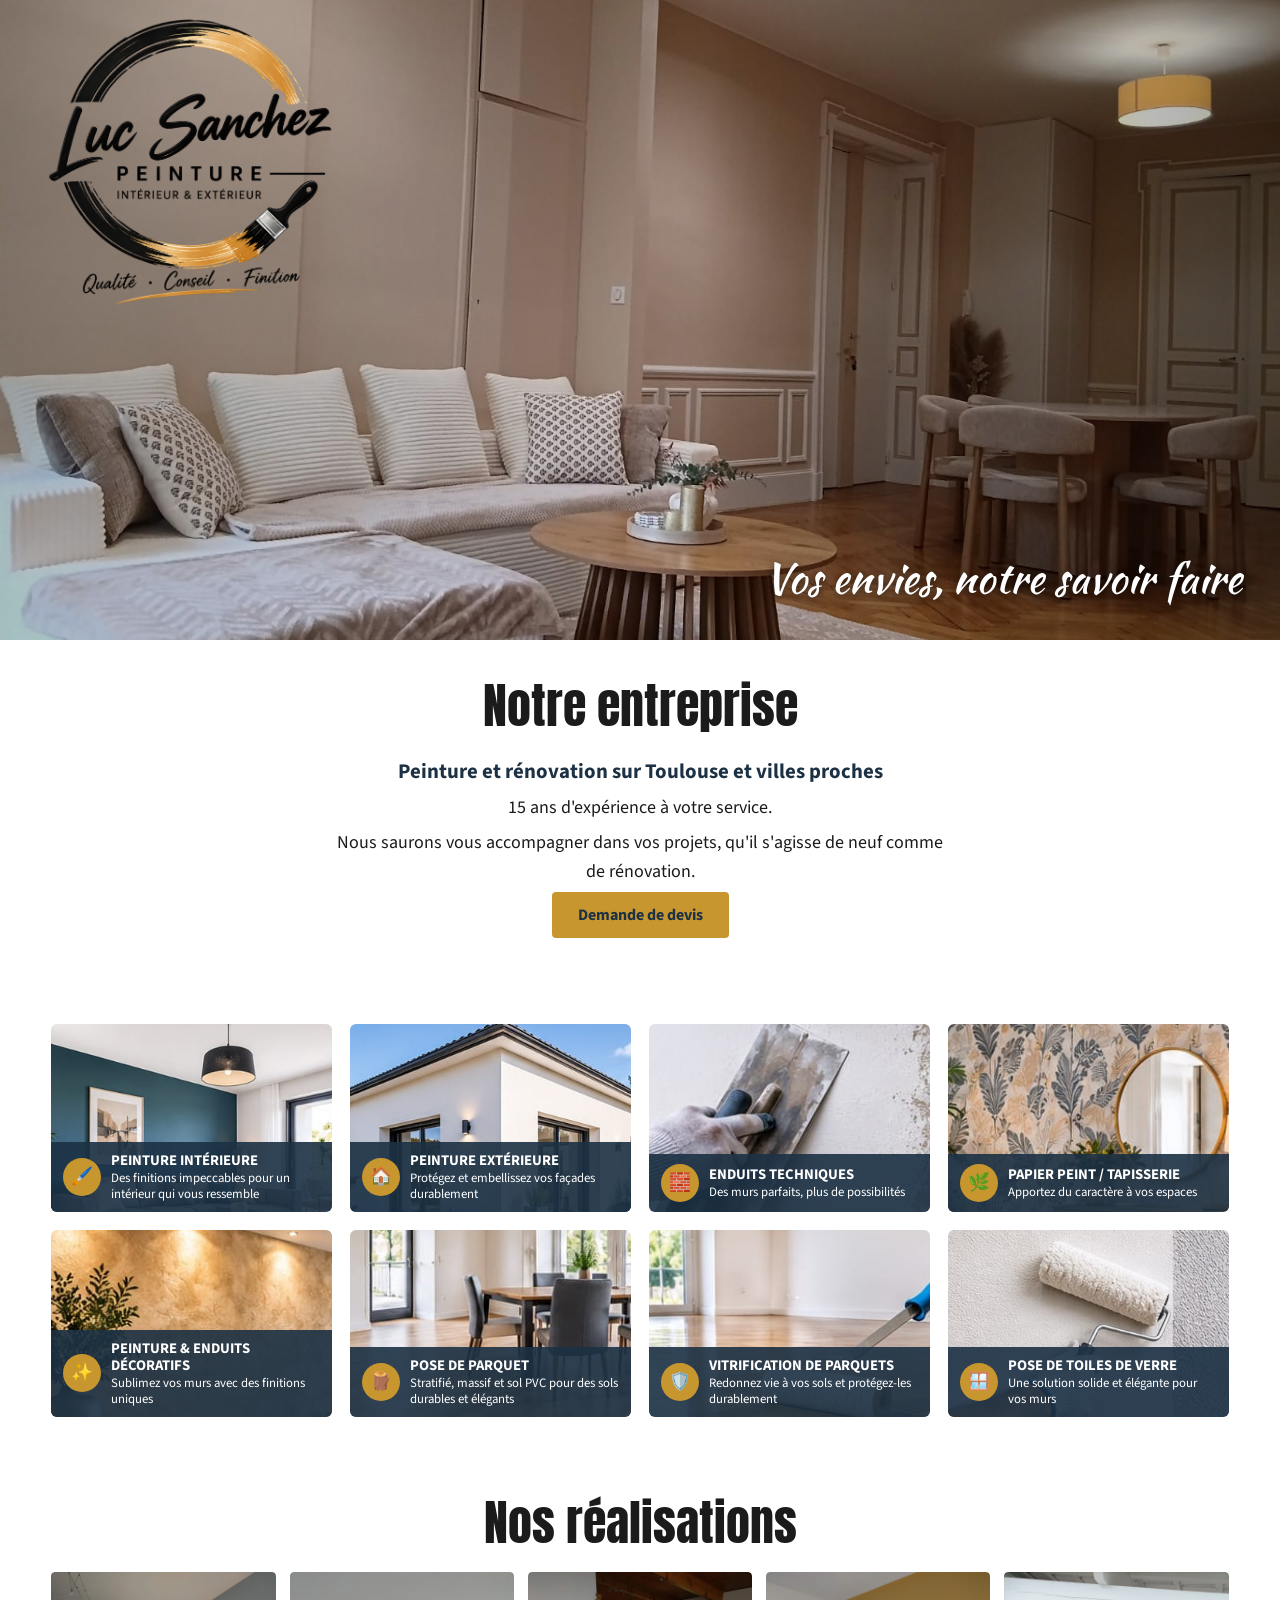
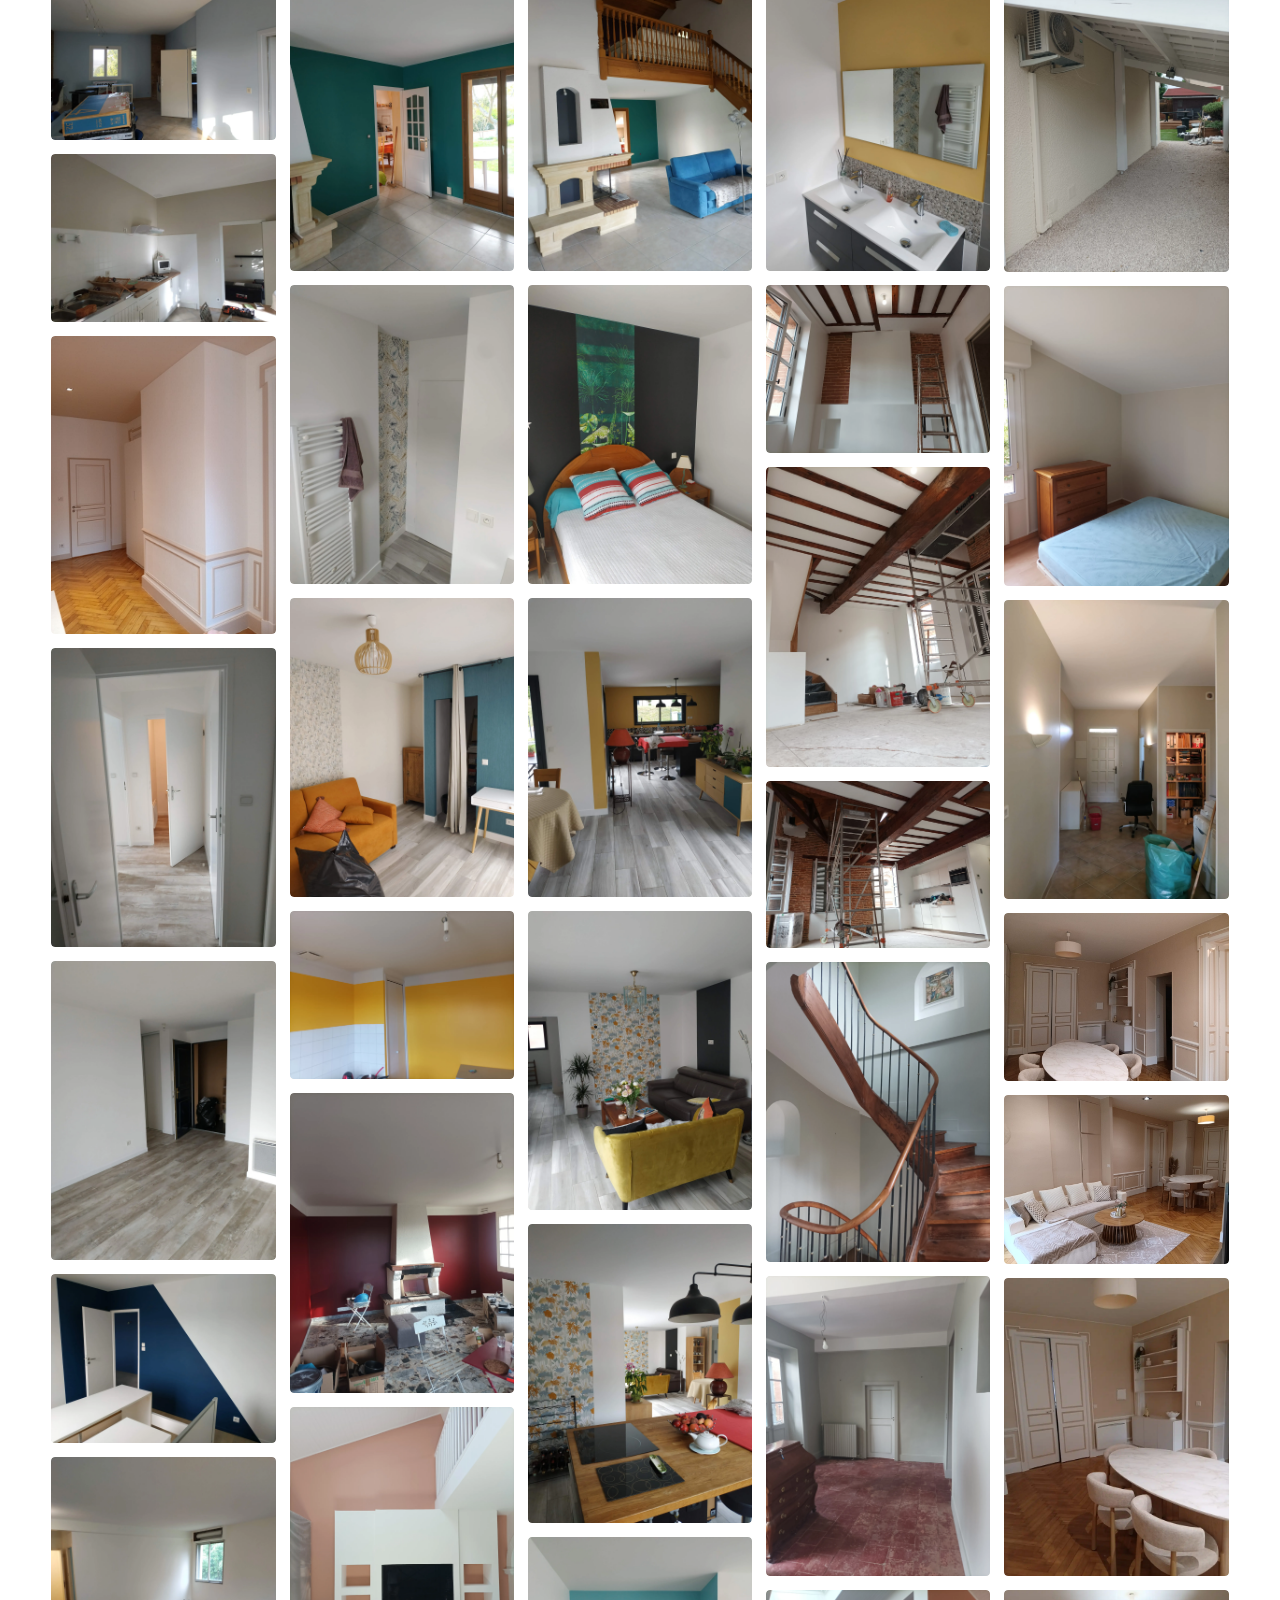
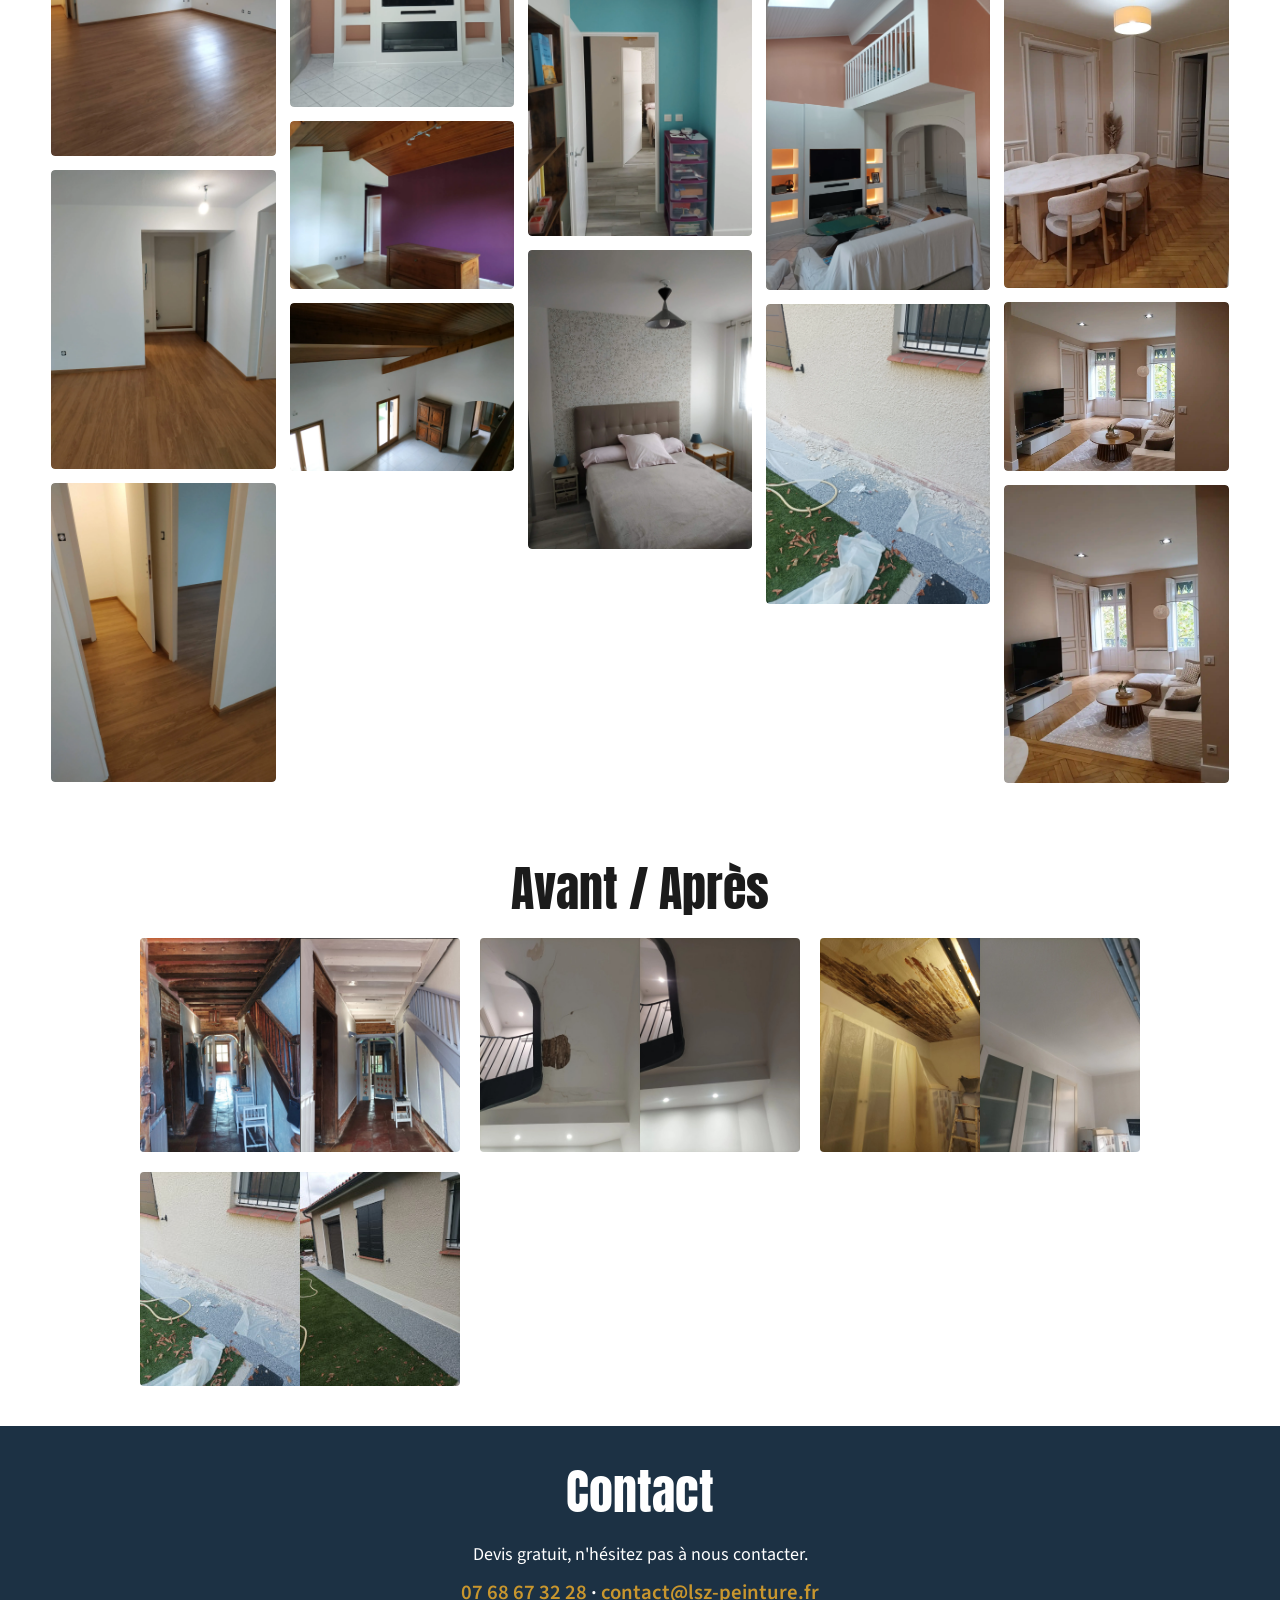
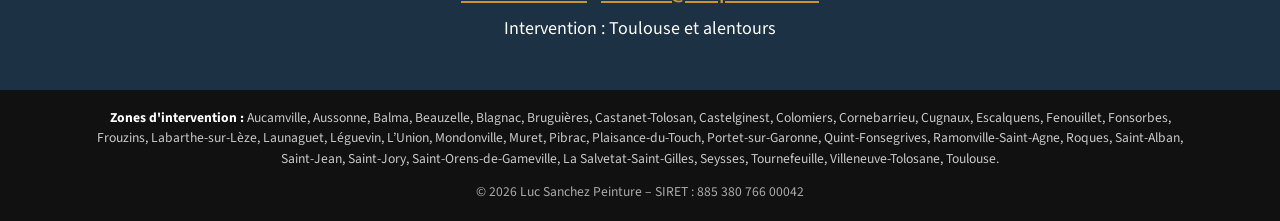
<file: index.html>
<!doctype html>
<html lang="fr">
<head>
<meta charset="utf-8">
<meta name="viewport" content="width=device-width,initial-scale=1">
<title>Luc Sanchez Peinture – Peintre en bâtiment à Toulouse</title>
<meta name="description" content="Peintre en bâtiment à Toulouse et environs : peinture intérieure et extérieure, décoration, pose de parquet, rénovation. 15 ans d&#x27;expérience. Devis gratuit.">
<link rel="canonical" href="https://lsz-peinture.fr/">
<meta property="og:url" content="https://lsz-peinture.fr/">
<meta property="og:image" content="https://lsz-peinture.fr/images/hero.jpg">
<meta property="og:title" content="Luc Sanchez Peinture – Peintre en bâtiment à Toulouse">
<meta property="og:description" content="Peintre en bâtiment à Toulouse et environs : peinture intérieure et extérieure, décoration, pose de parquet, rénovation. 15 ans d&#x27;expérience. Devis gratuit.">
<meta property="og:type" content="website">
<meta property="og:locale" content="fr_FR">
<meta name="twitter:card" content="summary_large_image">
<meta name="theme-color" content="#1c3144">
<link rel="icon" href="images/logo.png">
<link rel="preconnect" href="https://fonts.googleapis.com">
<link rel="preconnect" href="https://fonts.gstatic.com" crossorigin>
<link href="https://fonts.googleapis.com/css2?family=Anton&family=Kaushan+Script&family=Source+Sans+3:wght@400;600;700&display=swap" rel="stylesheet">
<link rel="stylesheet" href="style.css">
<link rel="stylesheet" href="seo.css">
<script type="application/ld+json">
{
 "@context": "https://schema.org",
 "@type": "HousePainter",
 "name": "Luc Sanchez Peinture",
 "alternateName": "Luc Peinture",
 "url": "https://lsz-peinture.fr/",
 "telephone": "+33768673228",
 "email": "contact@lsz-peinture.fr",
 "description": "Peintre en bâtiment à Toulouse et environs : peinture intérieure et extérieure, décoration, pose de parquet, rénovation. 15 ans d'expérience. Devis gratuit.",
 "image": "https://lsz-peinture.fr/images/hero.jpg",
 "logo": "https://lsz-peinture.fr/images/logo.png",
 "address": {
  "@type": "PostalAddress",
  "addressLocality": "Toulouse",
  "addressRegion": "Occitanie",
  "addressCountry": "FR"
 },
 "areaServed": [
  {
   "@type": "City",
   "name": "Aucamville"
  },
  {
   "@type": "City",
   "name": "Aussonne"
  },
  {
   "@type": "City",
   "name": "Balma"
  },
  {
   "@type": "City",
   "name": "Beauzelle"
  },
  {
   "@type": "City",
   "name": "Blagnac"
  },
  {
   "@type": "City",
   "name": "Bruguières"
  },
  {
   "@type": "City",
   "name": "Castanet-Tolosan"
  },
  {
   "@type": "City",
   "name": "Castelginest"
  },
  {
   "@type": "City",
   "name": "Colomiers"
  },
  {
   "@type": "City",
   "name": "Cornebarrieu"
  },
  {
   "@type": "City",
   "name": "Cugnaux"
  },
  {
   "@type": "City",
   "name": "Escalquens"
  },
  {
   "@type": "City",
   "name": "Fenouillet"
  },
  {
   "@type": "City",
   "name": "Fonsorbes"
  },
  {
   "@type": "City",
   "name": "Frouzins"
  },
  {
   "@type": "City",
   "name": "Labarthe-sur-Lèze"
  },
  {
   "@type": "City",
   "name": "Launaguet"
  },
  {
   "@type": "City",
   "name": "Léguevin"
  },
  {
   "@type": "City",
   "name": "L’Union"
  },
  {
   "@type": "City",
   "name": "Mondonville"
  },
  {
   "@type": "City",
   "name": "Muret"
  },
  {
   "@type": "City",
   "name": "Pibrac"
  },
  {
   "@type": "City",
   "name": "Plaisance-du-Touch"
  },
  {
   "@type": "City",
   "name": "Portet-sur-Garonne"
  },
  {
   "@type": "City",
   "name": "Quint-Fonsegrives"
  },
  {
   "@type": "City",
   "name": "Ramonville-Saint-Agne"
  },
  {
   "@type": "City",
   "name": "Roques"
  },
  {
   "@type": "City",
   "name": "Saint-Alban"
  },
  {
   "@type": "City",
   "name": "Saint-Jean"
  },
  {
   "@type": "City",
   "name": "Saint-Jory"
  },
  {
   "@type": "City",
   "name": "Saint-Orens-de-Gameville"
  },
  {
   "@type": "City",
   "name": "La Salvetat-Saint-Gilles"
  },
  {
   "@type": "City",
   "name": "Seysses"
  },
  {
   "@type": "City",
   "name": "Tournefeuille"
  },
  {
   "@type": "City",
   "name": "Villeneuve-Tolosane"
  },
  {
   "@type": "City",
   "name": "Toulouse"
  }
 ],
 "knowsAbout": [
  "Peintre en bâtiment",
  "Décorateur",
  "Pose de parquet",
  "Rénovation",
  "Peinture intérieure",
  "Peinture extérieure"
 ],
 "makesOffer": [
  {
   "@type": "Offer",
   "itemOffered": {
    "@type": "Service",
    "name": "Peinture intérieure",
    "description": "Des finitions impeccables pour un intérieur qui vous ressemble"
   }
  },
  {
   "@type": "Offer",
   "itemOffered": {
    "@type": "Service",
    "name": "Peinture extérieure",
    "description": "Protégez et embellissez vos façades durablement"
   }
  },
  {
   "@type": "Offer",
   "itemOffered": {
    "@type": "Service",
    "name": "Enduits techniques",
    "description": "Des murs parfaits, plus de possibilités"
   }
  },
  {
   "@type": "Offer",
   "itemOffered": {
    "@type": "Service",
    "name": "Papier peint / Tapisserie",
    "description": "Apportez du caractère à vos espaces"
   }
  },
  {
   "@type": "Offer",
   "itemOffered": {
    "@type": "Service",
    "name": "Peinture & enduits décoratifs",
    "description": "Sublimez vos murs avec des finitions uniques"
   }
  },
  {
   "@type": "Offer",
   "itemOffered": {
    "@type": "Service",
    "name": "Pose de parquet",
    "description": "Stratifié, massif et sol PVC pour des sols durables et élégants"
   }
  },
  {
   "@type": "Offer",
   "itemOffered": {
    "@type": "Service",
    "name": "Vitrification de parquets",
    "description": "Redonnez vie à vos sols et protégez-les durablement"
   }
  },
  {
   "@type": "Offer",
   "itemOffered": {
    "@type": "Service",
    "name": "Pose de toiles de verre",
    "description": "Une solution solide et élégante pour vos murs"
   }
  }
 ]
}
</script>
</head>
<body>
<header class="hero" id="accueil">
  <img class="hero-img" src="images/hero.jpg" alt="Salon repeint par Luc Sanchez Peinture" fetchpriority="high" onerror="this.style.visibility='hidden'">
  <img class="logo" src="images/logo.png" alt="Luc Sanchez Peinture – intérieur et extérieur" onerror="this.style.visibility='hidden'">
  <h1 class="sr-only">Luc Sanchez Peinture – peintre en bâtiment à Toulouse</h1>
  <p class="baseline">Vos envies, notre savoir faire</p>
</header>
<main>
  <section id="entreprise" class="centre"><h2>Notre entreprise</h2><p class="accroche">Peinture et rénovation sur Toulouse et villes proches</p><p>15 ans d&#x27;expérience à votre service.</p><p>Nous saurons vous accompagner dans vos projets, qu&#x27;il s&#x27;agisse de neuf comme de rénovation.</p><p class="cta"><button class="btn" type="button" data-devis>Demande de devis</button></p></section>
  <section id="services"><ul class="services"><li><img src="images/services/peinture-interieure.jpg" alt="Peinture intérieure" loading="lazy" onerror="this.onerror=null;this.src='images/placeholder.svg'"><div class="bandeau"><span class="ico" aria-hidden="true">🖌️</span><div><h3>Peinture intérieure</h3><p>Des finitions impeccables pour un intérieur qui vous ressemble</p></div></div></li><li><img src="images/services/peinture-exterieure.jpg" alt="Peinture extérieure" loading="lazy" onerror="this.onerror=null;this.src='images/placeholder.svg'"><div class="bandeau"><span class="ico" aria-hidden="true">🏠</span><div><h3>Peinture extérieure</h3><p>Protégez et embellissez vos façades durablement</p></div></div></li><li><img src="images/services/enduits-techniques.jpg" alt="Enduits techniques" loading="lazy" onerror="this.onerror=null;this.src='images/placeholder.svg'"><div class="bandeau"><span class="ico" aria-hidden="true">🧱</span><div><h3>Enduits techniques</h3><p>Des murs parfaits, plus de possibilités</p></div></div></li><li><img src="images/services/papier-peint.jpg" alt="Papier peint / Tapisserie" loading="lazy" onerror="this.onerror=null;this.src='images/placeholder.svg'"><div class="bandeau"><span class="ico" aria-hidden="true">🌿</span><div><h3>Papier peint / Tapisserie</h3><p>Apportez du caractère à vos espaces</p></div></div></li><li><img src="images/services/enduits-decoratifs.jpg" alt="Peinture &amp; enduits décoratifs" loading="lazy" onerror="this.onerror=null;this.src='images/placeholder.svg'"><div class="bandeau"><span class="ico" aria-hidden="true">✨</span><div><h3>Peinture &amp; enduits décoratifs</h3><p>Sublimez vos murs avec des finitions uniques</p></div></div></li><li><img src="images/services/pose-parquet.jpg" alt="Pose de parquet" loading="lazy" onerror="this.onerror=null;this.src='images/placeholder.svg'"><div class="bandeau"><span class="ico" aria-hidden="true">🪵</span><div><h3>Pose de parquet</h3><p>Stratifié, massif et sol PVC pour des sols durables et élégants</p></div></div></li><li><img src="images/services/vitrification.jpg" alt="Vitrification de parquets" loading="lazy" onerror="this.onerror=null;this.src='images/placeholder.svg'"><div class="bandeau"><span class="ico" aria-hidden="true">🛡️</span><div><h3>Vitrification de parquets</h3><p>Redonnez vie à vos sols et protégez-les durablement</p></div></div></li><li><img src="images/services/toile-de-verre.jpg" alt="Pose de toiles de verre" loading="lazy" onerror="this.onerror=null;this.src='images/placeholder.svg'"><div class="bandeau"><span class="ico" aria-hidden="true">🪟</span><div><h3>Pose de toiles de verre</h3><p>Une solution solide et élégante pour vos murs</p></div></div></li></ul></section>
  <section id="realisations"><h2>Nos réalisations</h2><div class="galerie"><figure><img src="images/realisations/01.webp" alt="Salon peint avec des teintes intemporelles" loading="lazy" tabindex="0" onerror="this.onerror=null;this.src='images/placeholder.svg'"><figcaption>Salon peint avec des teintes intemporelles</figcaption></figure><figure><img src="images/realisations/02.webp" alt="Description de la deuxième photo" loading="lazy" tabindex="0" onerror="this.onerror=null;this.src='images/placeholder.svg'"><figcaption>Description de la deuxième photo</figcaption></figure><figure><img src="images/realisations/03.webp" alt="Réalisation 3 – peinture et rénovation à Toulouse" loading="lazy" tabindex="0" onerror="this.onerror=null;this.src='images/placeholder.svg'"></figure><figure><img src="images/realisations/04.webp" alt="Réalisation 4 – peinture et rénovation à Toulouse" loading="lazy" tabindex="0" onerror="this.onerror=null;this.src='images/placeholder.svg'"></figure><figure><img src="images/realisations/05.webp" alt="Réalisation 5 – peinture et rénovation à Toulouse" loading="lazy" tabindex="0" onerror="this.onerror=null;this.src='images/placeholder.svg'"></figure><figure><img src="images/realisations/06.webp" alt="Réalisation 6 – peinture et rénovation à Toulouse" loading="lazy" tabindex="0" onerror="this.onerror=null;this.src='images/placeholder.svg'"></figure><figure><img src="images/realisations/07.webp" alt="Réalisation 7 – peinture et rénovation à Toulouse" loading="lazy" tabindex="0" onerror="this.onerror=null;this.src='images/placeholder.svg'"></figure><figure><img src="images/realisations/08.webp" alt="Réalisation 8 – peinture et rénovation à Toulouse" loading="lazy" tabindex="0" onerror="this.onerror=null;this.src='images/placeholder.svg'"></figure><figure><img src="images/realisations/09.webp" alt="Réalisation 9 – peinture et rénovation à Toulouse" loading="lazy" tabindex="0" onerror="this.onerror=null;this.src='images/placeholder.svg'"></figure><figure><img src="images/realisations/10.webp" alt="Réalisation 10 – peinture et rénovation à Toulouse" loading="lazy" tabindex="0" onerror="this.onerror=null;this.src='images/placeholder.svg'"></figure><figure><img src="images/realisations/11.webp" alt="Réalisation 11 – peinture et rénovation à Toulouse" loading="lazy" tabindex="0" onerror="this.onerror=null;this.src='images/placeholder.svg'"></figure><figure><img src="images/realisations/12.webp" alt="Réalisation 12 – peinture et rénovation à Toulouse" loading="lazy" tabindex="0" onerror="this.onerror=null;this.src='images/placeholder.svg'"></figure><figure><img src="images/realisations/13.webp" alt="Réalisation 13 – peinture et rénovation à Toulouse" loading="lazy" tabindex="0" onerror="this.onerror=null;this.src='images/placeholder.svg'"></figure><figure><img src="images/realisations/14.webp" alt="Réalisation 14 – peinture et rénovation à Toulouse" loading="lazy" tabindex="0" onerror="this.onerror=null;this.src='images/placeholder.svg'"></figure><figure><img src="images/realisations/15.webp" alt="Réalisation 15 – peinture et rénovation à Toulouse" loading="lazy" tabindex="0" onerror="this.onerror=null;this.src='images/placeholder.svg'"></figure><figure><img src="images/realisations/16.webp" alt="Réalisation 16 – peinture et rénovation à Toulouse" loading="lazy" tabindex="0" onerror="this.onerror=null;this.src='images/placeholder.svg'"></figure><figure><img src="images/realisations/17.webp" alt="Réalisation 17 – peinture et rénovation à Toulouse" loading="lazy" tabindex="0" onerror="this.onerror=null;this.src='images/placeholder.svg'"></figure><figure><img src="images/realisations/18.webp" alt="Réalisation 18 – peinture et rénovation à Toulouse" loading="lazy" tabindex="0" onerror="this.onerror=null;this.src='images/placeholder.svg'"></figure><figure><img src="images/realisations/19.webp" alt="Réalisation 19 – peinture et rénovation à Toulouse" loading="lazy" tabindex="0" onerror="this.onerror=null;this.src='images/placeholder.svg'"></figure><figure><img src="images/realisations/20.webp" alt="Réalisation 20 – peinture et rénovation à Toulouse" loading="lazy" tabindex="0" onerror="this.onerror=null;this.src='images/placeholder.svg'"></figure><figure><img src="images/realisations/21.webp" alt="Réalisation 21 – peinture et rénovation à Toulouse" loading="lazy" tabindex="0" onerror="this.onerror=null;this.src='images/placeholder.svg'"></figure><figure><img src="images/realisations/22.webp" alt="Réalisation 22 – peinture et rénovation à Toulouse" loading="lazy" tabindex="0" onerror="this.onerror=null;this.src='images/placeholder.svg'"></figure><figure><img src="images/realisations/23.webp" alt="Réalisation 23 – peinture et rénovation à Toulouse" loading="lazy" tabindex="0" onerror="this.onerror=null;this.src='images/placeholder.svg'"></figure><figure><img src="images/realisations/24.webp" alt="Réalisation 24 – peinture et rénovation à Toulouse" loading="lazy" tabindex="0" onerror="this.onerror=null;this.src='images/placeholder.svg'"></figure><figure><img src="images/realisations/25.webp" alt="Réalisation 25 – peinture et rénovation à Toulouse" loading="lazy" tabindex="0" onerror="this.onerror=null;this.src='images/placeholder.svg'"></figure><figure><img src="images/realisations/26.webp" alt="Réalisation 26 – peinture et rénovation à Toulouse" loading="lazy" tabindex="0" onerror="this.onerror=null;this.src='images/placeholder.svg'"></figure><figure><img src="images/realisations/27.webp" alt="Réalisation 27 – peinture et rénovation à Toulouse" loading="lazy" tabindex="0" onerror="this.onerror=null;this.src='images/placeholder.svg'"></figure><figure><img src="images/realisations/28.webp" alt="Réalisation 28 – peinture et rénovation à Toulouse" loading="lazy" tabindex="0" onerror="this.onerror=null;this.src='images/placeholder.svg'"></figure><figure><img src="images/realisations/29.webp" alt="Réalisation 29 – peinture et rénovation à Toulouse" loading="lazy" tabindex="0" onerror="this.onerror=null;this.src='images/placeholder.svg'"></figure><figure><img src="images/realisations/30.webp" alt="Réalisation 30 – peinture et rénovation à Toulouse" loading="lazy" tabindex="0" onerror="this.onerror=null;this.src='images/placeholder.svg'"></figure><figure><img src="images/realisations/31.webp" alt="Réalisation 31 – peinture et rénovation à Toulouse" loading="lazy" tabindex="0" onerror="this.onerror=null;this.src='images/placeholder.svg'"></figure><figure><img src="images/realisations/32.webp" alt="Réalisation 32 – peinture et rénovation à Toulouse" loading="lazy" tabindex="0" onerror="this.onerror=null;this.src='images/placeholder.svg'"></figure><figure><img src="images/realisations/33.webp" alt="Réalisation 33 – peinture et rénovation à Toulouse" loading="lazy" tabindex="0" onerror="this.onerror=null;this.src='images/placeholder.svg'"></figure><figure><img src="images/realisations/34.webp" alt="Réalisation 34 – peinture et rénovation à Toulouse" loading="lazy" tabindex="0" onerror="this.onerror=null;this.src='images/placeholder.svg'"></figure><figure><img src="images/realisations/35.webp" alt="Réalisation 35 – peinture et rénovation à Toulouse" loading="lazy" tabindex="0" onerror="this.onerror=null;this.src='images/placeholder.svg'"></figure><figure><img src="images/realisations/36.webp" alt="Réalisation 36 – peinture et rénovation à Toulouse" loading="lazy" tabindex="0" onerror="this.onerror=null;this.src='images/placeholder.svg'"></figure><figure><img src="images/realisations/37.webp" alt="Réalisation 37 – peinture et rénovation à Toulouse" loading="lazy" tabindex="0" onerror="this.onerror=null;this.src='images/placeholder.svg'"></figure><figure><img src="images/realisations/38.webp" alt="Réalisation 38 – peinture et rénovation à Toulouse" loading="lazy" tabindex="0" onerror="this.onerror=null;this.src='images/placeholder.svg'"></figure><figure><img src="images/realisations/39.webp" alt="Réalisation 39 – peinture et rénovation à Toulouse" loading="lazy" tabindex="0" onerror="this.onerror=null;this.src='images/placeholder.svg'"></figure><figure><img src="images/realisations/40.webp" alt="Réalisation 40 – peinture et rénovation à Toulouse" loading="lazy" tabindex="0" onerror="this.onerror=null;this.src='images/placeholder.svg'"></figure><figure><img src="images/realisations/Sans-titre3.webp" alt="Réalisation 41 – peinture et rénovation à Toulouse" loading="lazy" tabindex="0" onerror="this.onerror=null;this.src='images/placeholder.svg'"></figure></div></section>
  <section id="avant-apres"><h2>Avant / Après</h2><div class="duo"><img src="images/avant-apres/1.jpg" alt="Avant / après 1 – Luc Sanchez Peinture" loading="lazy" tabindex="0" onerror="this.onerror=null;this.src='images/placeholder.svg'"><img src="images/avant-apres/2.jpg" alt="Avant / après 2 – Luc Sanchez Peinture" loading="lazy" tabindex="0" onerror="this.onerror=null;this.src='images/placeholder.svg'"><img src="images/avant-apres/3.jpg" alt="Avant / après 3 – Luc Sanchez Peinture" loading="lazy" tabindex="0" onerror="this.onerror=null;this.src='images/placeholder.svg'"><img src="images/avant-apres/4.jpg" alt="Avant / après 4 – Luc Sanchez Peinture" loading="lazy" tabindex="0" onerror="this.onerror=null;this.src='images/placeholder.svg'"></div></section>
  <section id="contact" class="centre"><h2>Contact</h2><p>Devis gratuit, n&#x27;hésitez pas à nous contacter.</p>
    <p class="coord"><a href="tel:0768673228">07 68 67 32 28</a> · <a href="mailto:contact@lsz-peinture.fr">contact@lsz-peinture.fr</a></p><p>Intervention : Toulouse et alentours</p></section>
</main>
<footer><p class="zones"><strong>Zones d'intervention :</strong> Aucamville, Aussonne, Balma, Beauzelle, Blagnac, Bruguières, Castanet-Tolosan, Castelginest, Colomiers, Cornebarrieu, Cugnaux, Escalquens, Fenouillet, Fonsorbes, Frouzins, Labarthe-sur-Lèze, Launaguet, Léguevin, L’Union, Mondonville, Muret, Pibrac, Plaisance-du-Touch, Portet-sur-Garonne, Quint-Fonsegrives, Ramonville-Saint-Agne, Roques, Saint-Alban, Saint-Jean, Saint-Jory, Saint-Orens-de-Gameville, La Salvetat-Saint-Gilles, Seysses, Tournefeuille, Villeneuve-Tolosane, Toulouse.</p><p>© 2026 Luc Sanchez Peinture – SIRET : 885 380 766 00042</p></footer>
<dialog id="devis" aria-labelledby="devis-titre"><div class="cadre">
  <h2 id="devis-titre">Demande de devis</h2>
  <form action="https://formspree.io/f/xljjzvwq" method="POST">
    <label>Nom <input name="nom" required autocomplete="name"></label>
    <label>Téléphone <input name="telephone" type="tel" autocomplete="tel"></label>
    <label>E-mail <input name="email" type="email" required autocomplete="email"></label>
    <label>Commune du chantier <input name="commune"></label>
    <label>Type de travaux <select name="travaux"><option value="">Choisir…</option><option>Peinture intérieure</option><option>Peinture extérieure</option><option>Enduits techniques</option><option>Papier peint / Tapisserie</option><option>Peinture &amp; enduits décoratifs</option><option>Pose de parquet</option><option>Vitrification de parquets</option><option>Pose de toiles de verre</option><option>Autre</option></select></label>
    <label>Votre projet <textarea name="message" rows="4" required></textarea></label>
    <input type="text" name="_gotcha" tabindex="-1" autocomplete="off" style="display:none">
    <input type="hidden" name="_subject" value="Demande de devis – Luc Sanchez Peinture">
    <p class="rgpd">Ces informations servent uniquement à répondre à votre demande.</p>
    <p class="retour" role="status" aria-live="polite"></p>
    <div class="actions"><button class="btn" type="submit">Envoyer ma demande</button><button class="btn sec" type="button" data-fermer>Fermer</button></div>
  </form></div></dialog>
<dialog id="zoom"><img alt=""><p class="legende"></p><button aria-label="Fermer">×</button></dialog>
<script src="script.js"></script>
</body>
</html>
</file>
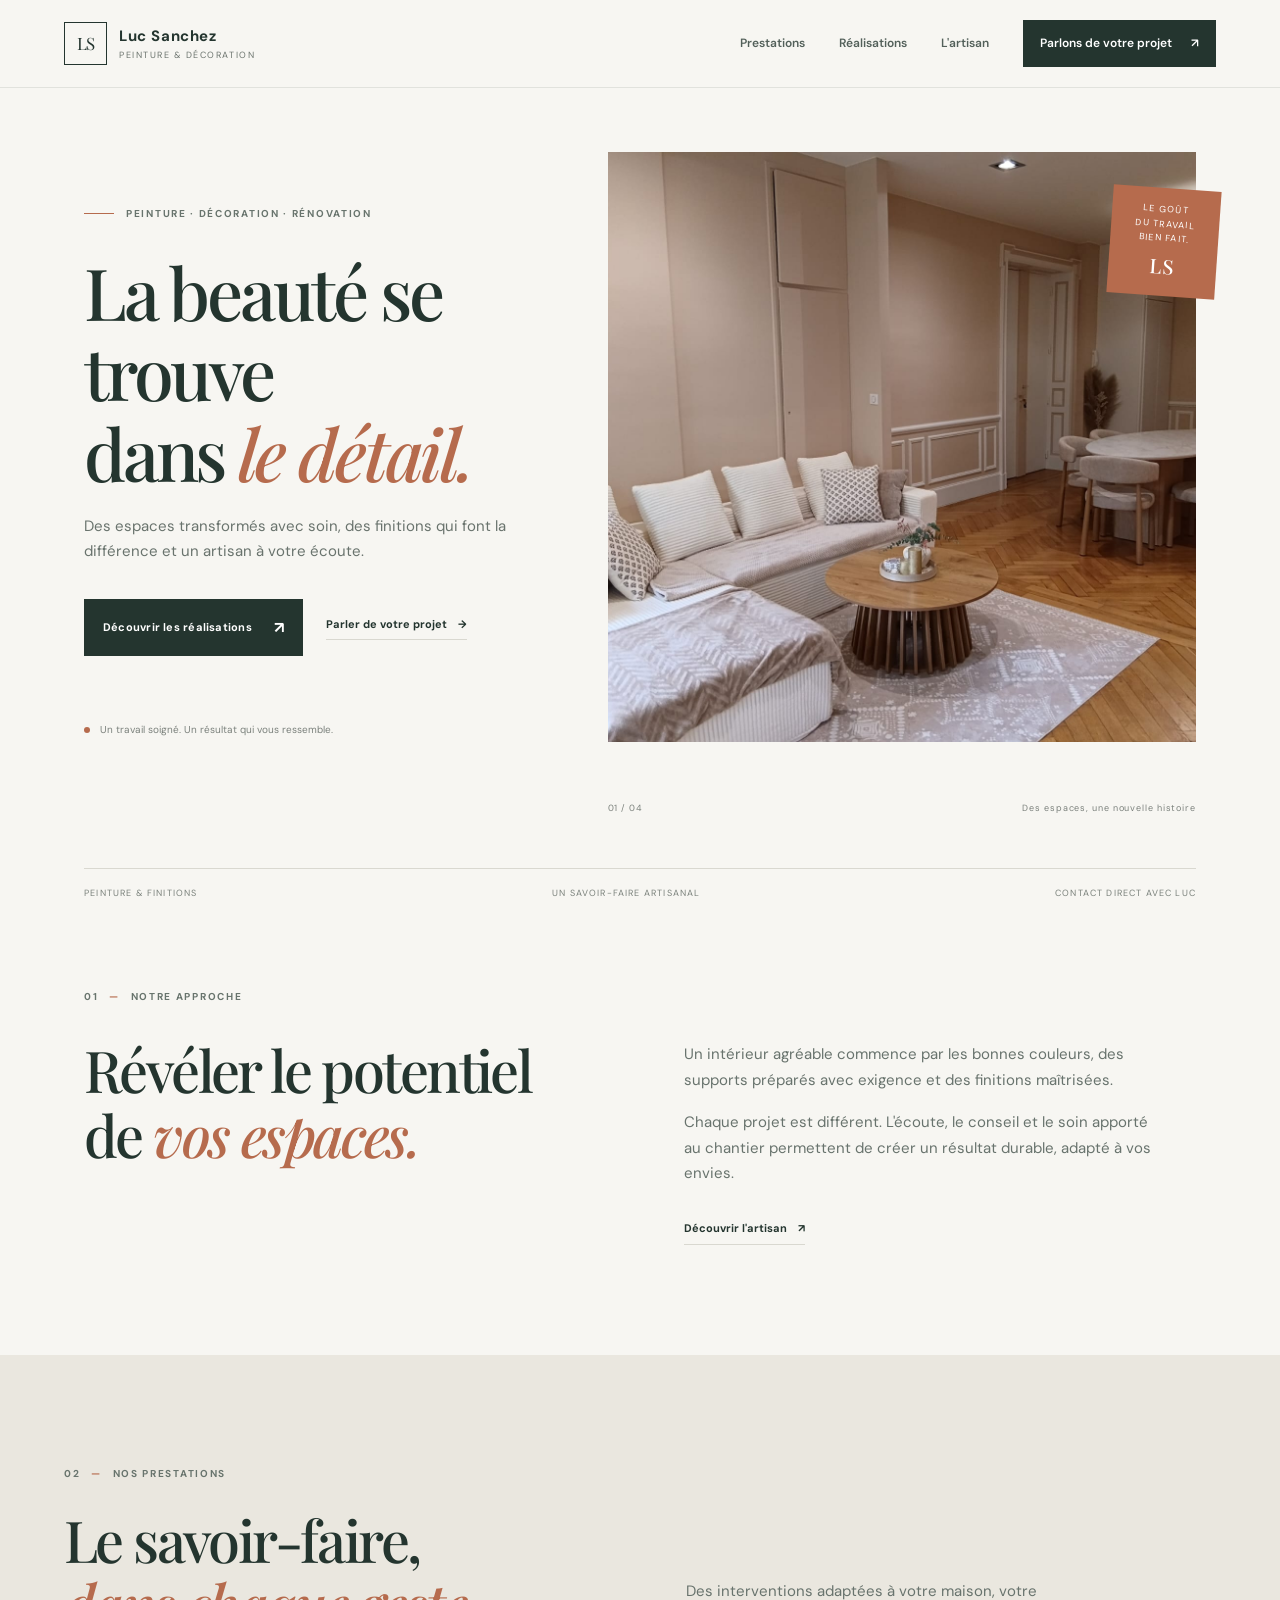
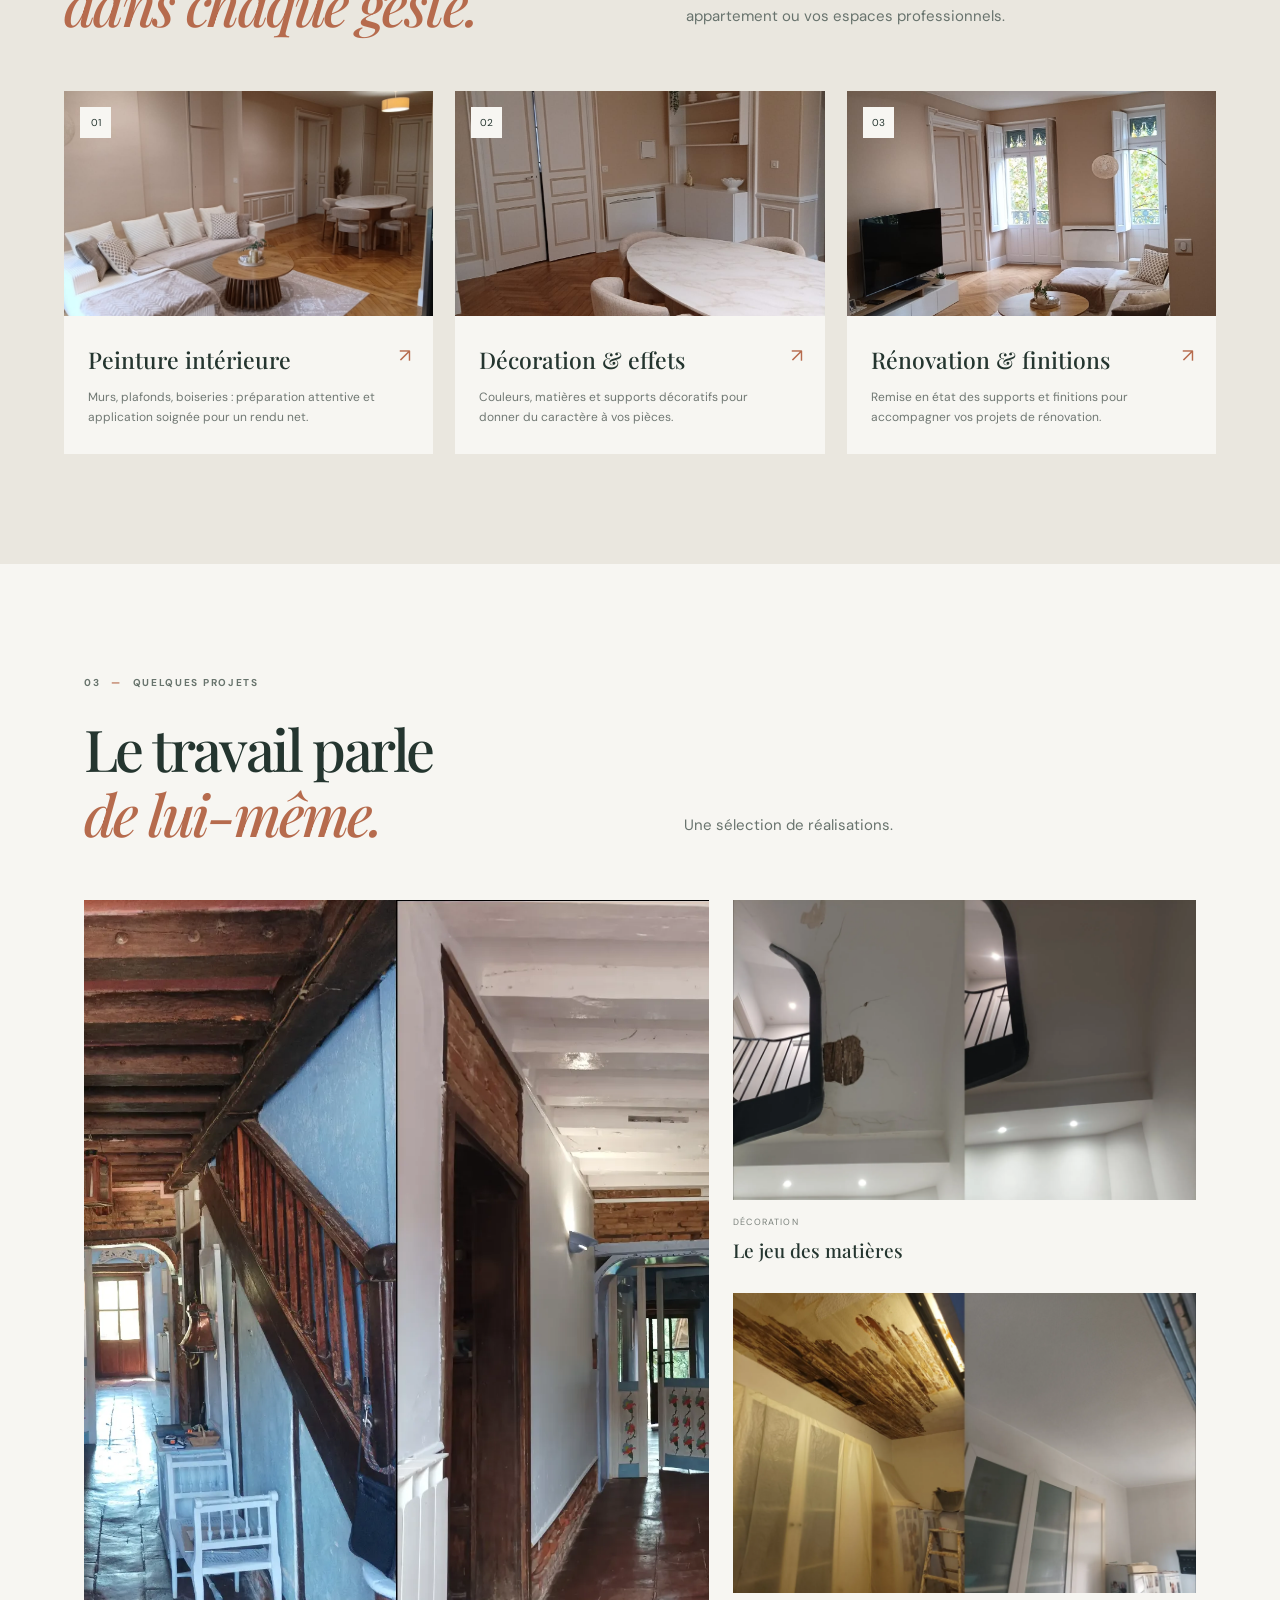
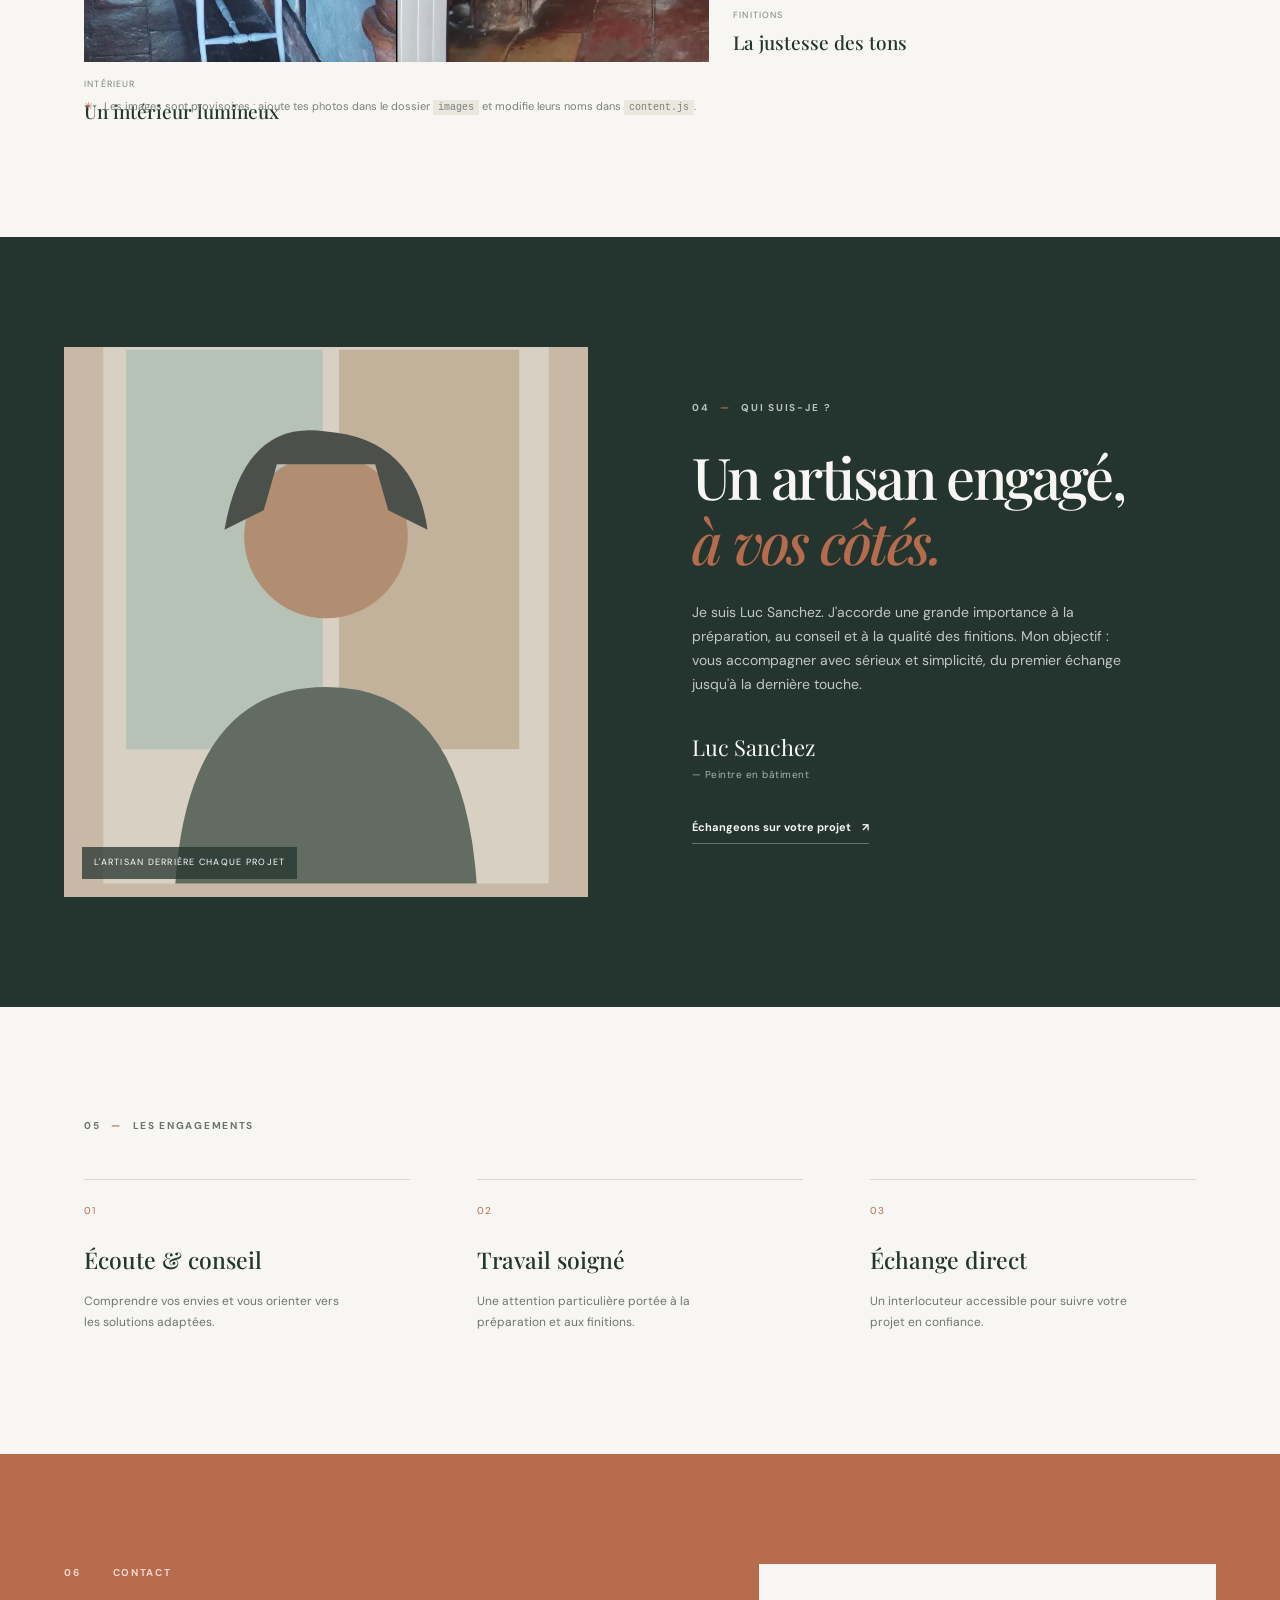
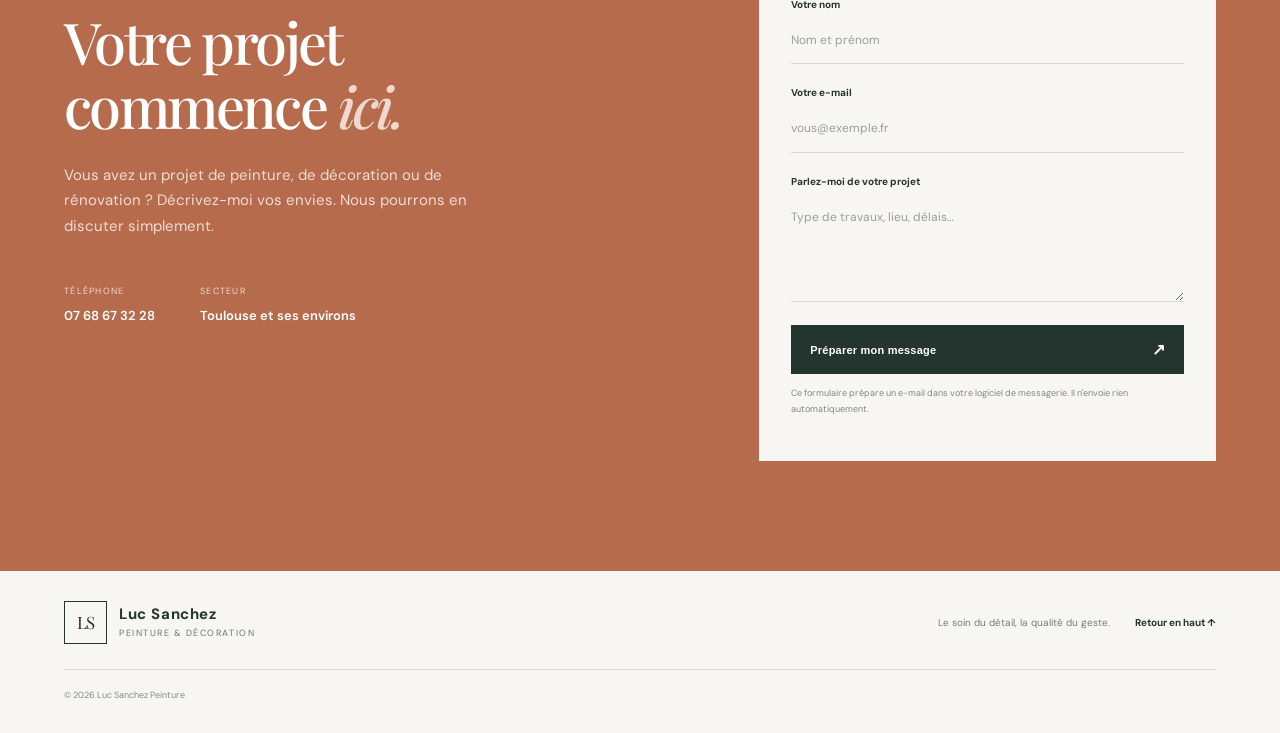
<file: Ancien site/index.html>
<!doctype html>
<html lang="fr">
<!--
    SITE VITRINE : LUC SANCHEZ PEINTURE
    ------------------------------------------------------------------------
    Page principale du site. Ce fichier décrit la structure et les rubriques.

    Pour les modifications courantes :
      - textes, coordonnées et galerie : modifier content.js ;
      - couleurs, tailles et mise en page : modifier style.css ;
      - comportement interactif : modifier script.js (plus rarement).

    Les chemins des fichiers (images, CSS et JavaScript) sont relatifs à
    ce fichier index.html. Conserver les noms de dossiers lors du transfert
    du site vers GitHub Pages.
-->
<head>
  <!-- Informations techniques, référencement et fichiers de présentation. -->
  <meta charset="utf-8">
  <meta name="viewport" content="width=device-width, initial-scale=1">
  <meta name="theme-color" content="#20352f">
  <meta name="description" content="Luc Sanchez Peinture — peinture, décoration et rénovation. Des finitions soignées et un accompagnement personnalisé.">
  <title>Luc Sanchez Peinture | Peinture & décoration</title>
  <link rel="icon" href="images/favicon.svg" type="image/svg+xml">
  <link rel="stylesheet" href="style.css">
</head>
<body>
  <!-- ================================================================
       EN-TÊTE : identité visuelle et navigation principale
       ================================================================ -->
  <header class="site-header">
    <a class="brand" href="#accueil" aria-label="Luc Sanchez Peinture, accueil">
      <span class="brand-mark">LS</span>
      <span class="brand-name"><strong>Luc Sanchez</strong><small>PEINTURE &amp; DÉCORATION</small></span>
    </a>
    <button class="menu-toggle" aria-label="Ouvrir le menu" aria-expanded="false"><span></span><span></span></button>
    <nav class="main-nav" aria-label="Navigation principale">
      <a href="#prestations">Prestations</a><a href="#realisations">Réalisations</a><a href="#artisan">L'artisan</a><a href="#contact" class="nav-cta">Parlons de votre projet <span>↗</span></a>
    </nav>
  </header>

  <!-- Le contenu principal est organisé en sections accessibles par le menu. -->
  <main>
    <!-- ================================================================
         ACCUEIL : message principal et visuel d introduction
         ================================================================ -->
    <section class="hero" id="accueil">
      <div class="hero-copy">
        <p class="eyebrow"><span class="eyebrow-line"></span> PEINTURE · DÉCORATION · RÉNOVATION</p>
        <h1>La beauté se trouve<br>dans <em>le détail.</em></h1>
        <p class="hero-lead" data-content="heroText">Des espaces transformés avec soin, des finitions qui font la différence et un artisan à votre écoute.</p>
        <div class="hero-actions"><a class="button button-dark" href="#realisations">Découvrir les réalisations <span>↗</span></a><a class="text-link" href="#contact">Parler de votre projet <span>→</span></a></div>
        <div class="hero-note"><span class="note-dot"></span><span data-content="heroNote">Un travail soigné. Un résultat qui vous ressemble.</span></div>
      </div>
      <div class="hero-visual">
        <img src="images/Apt4.jpeg" alt="Ambiance intérieure lumineuse, visuel provisoire à remplacer par une photo de réalisation">
        <div class="hero-stamp"><span>LE GOÛT</span><span>DU TRAVAIL</span><span>BIEN FAIT.</span><b>LS</b></div>
        <div class="hero-caption"><span>01 / 04</span><span>Des espaces, une nouvelle histoire</span></div>
      </div>
      <div class="hero-bottom"><span>PEINTURE &amp; FINITIONS</span><span>UN SAVOIR-FAIRE ARTISANAL</span><span>CONTACT DIRECT AVEC LUC</span></div>
    </section>

    <!-- ================================================================
         PRÉSENTATION : approche et philosophie de travail
         ================================================================ -->
    <section class="intro section-pad">
      <div class="section-kicker">01 <span>—</span> NOTRE APPROCHE</div>
      <div class="intro-content"><h2>Révéler le potentiel<br>de <em>vos espaces.</em></h2><div><p>Un intérieur agréable commence par les bonnes couleurs, des supports préparés avec exigence et des finitions maîtrisées.</p><p>Chaque projet est différent. L'écoute, le conseil et le soin apporté au chantier permettent de créer un résultat durable, adapté à vos envies.</p><a class="underlined-link" href="#artisan">Découvrir l'artisan <span>↗</span></a></div></div>
    </section>

    <!-- ================================================================
         PRESTATIONS : les principaux services proposés
         ================================================================ -->
    <section class="services section-pad" id="prestations">
      <div class="section-heading"><div class="section-kicker">02 <span>—</span> NOS PRESTATIONS</div><h2>Le savoir-faire,<br><em>dans chaque geste.</em></h2><p>Des interventions adaptées à votre maison, votre appartement ou vos espaces professionnels.</p></div>
      <div class="service-grid" id="service-grid">
        <article class="service-card"><span class="service-number">01</span><img src="images/Apt4.jpeg" alt="Visuel provisoire peinture intérieure"><div><h3>Peinture intérieure</h3><p>Murs, plafonds, boiseries : préparation attentive et application soignée pour un rendu net.</p><a href="#contact" aria-label="Demander un devis peinture intérieure">↗</a></div></article>
        <article class="service-card"><span class="service-number">02</span><img src="images/Apt5.jpeg" alt="Visuel provisoire décoration"><div><h3>Décoration &amp; effets</h3><p>Couleurs, matières et supports décoratifs pour donner du caractère à vos pièces.</p><a href="#contact" aria-label="Demander un devis décoration">↗</a></div></article>
        <article class="service-card"><span class="service-number">03</span><img src="images/Apt6.jpeg" alt="Visuel provisoire rénovation"><div><h3>Rénovation &amp; finitions</h3><p>Remise en état des supports et finitions pour accompagner vos projets de rénovation.</p><a href="#contact" aria-label="Demander un devis rénovation">↗</a></div></article>
      </div>
    </section>

    <!-- ================================================================
         RÉALISATIONS : les cartes photos sont alimentées par content.js
         ================================================================ -->
    <section class="portfolio section-pad" id="realisations">
      <div class="portfolio-head"><div><div class="section-kicker">03 <span>—</span> QUELQUES PROJETS</div><h2>Le travail parle<br><em>de lui-même.</em></h2></div><p>Une sélection de réalisations. </p></div>
      <div class="portfolio-grid" id="portfolio-grid">
        <figure class="project project-large"><img src="images/AvantApres1.png" alt="Photo provisoire d'un séjour rénové"><figcaption><span>01 / INTÉRIEUR</span><strong>Un intérieur lumineux</strong></figcaption></figure>
        <figure class="project"><img src="images/AvantApres2.png" alt="Photo provisoire de finition décorative"><figcaption><span>02 / DÉCORATION</span><strong>Le jeu des matières</strong></figcaption></figure>
        <figure class="project"><img src="images/AvantApres3.png" alt="Photo provisoire d'une pièce repeinte"><figcaption><span>03 / FINITIONS</span><strong>La justesse des tons</strong></figcaption></figure>
      </div>
      <p class="photo-tip"><span>✳</span> Les images sont provisoires : ajoute tes photos dans le dossier <code>images</code> et modifie leurs noms dans <code>content.js</code>.</p>
    </section>

    <!-- ================================================================
         L ARTISAN : présentation personnelle de Luc
         ================================================================ -->
    <section class="artisan section-pad" id="artisan">
      <div class="artisan-image"><img src="images/artisan.svg" alt="Portrait provisoire de l'artisan, à remplacer par une photo de Luc"><span class="image-label">L'ARTISAN DERRIÈRE CHAQUE PROJET</span></div>
      <div class="artisan-copy"><div class="section-kicker">04 <span>—</span> QUI SUIS-JE ?</div><h2>Un artisan engagé,<br><em>à vos côtés.</em></h2><p data-content="artisanText">Je suis Luc Sanchez. J'accorde une grande importance à la préparation, au conseil et à la qualité des finitions. Mon objectif : vous accompagner avec sérieux et simplicité, du premier échange jusqu'à la dernière touche.</p><p class="signature">Luc Sanchez <span>— Peintre en bâtiment</span></p><a class="underlined-link" href="#contact">Échangeons sur votre projet <span>↗</span></a></div>
    </section>

    <!-- ================================================================
         ENGAGEMENTS : les points forts de l accompagnement
         ================================================================ -->
    <section class="promise section-pad"><div class="section-kicker">05 <span>—</span> LES ENGAGEMENTS</div><div class="promise-grid"><div><span>01</span><h3>Écoute &amp; conseil</h3><p>Comprendre vos envies et vous orienter vers les solutions adaptées.</p></div><div><span>02</span><h3>Travail soigné</h3><p>Une attention particulière portée à la préparation et aux finitions.</p></div><div><span>03</span><h3>Échange direct</h3><p>Un interlocuteur accessible pour suivre votre projet en confiance.</p></div></div></section>

    <!-- ================================================================
         CONTACT : coordonnées et formulaire de préparation d e-mail
         ================================================================ -->
    <section class="contact section-pad" id="contact"><div class="contact-left"><div class="section-kicker">06 <span>—</span> CONTACT</div><h2>Votre projet<br>commence <em>ici.</em></h2><p>Vous avez un projet de peinture, de décoration ou de rénovation ? Décrivez-moi vos envies. Nous pourrons en discuter simplement.</p><div class="contact-details"><div><span>TÉLÉPHONE</span><a data-contact="phoneLink" href="tel:+33600000000" data-content="phone">06 00 00 00 00</a></div><div><span>SECTEUR</span><strong data-content="area">Toulouse et ses environs</strong></div></div></div>
      <form class="contact-form" id="contact-form"><label for="name">Votre nom</label><input id="name" name="name" autocomplete="name" required placeholder="Nom et prénom"><label for="email">Votre e-mail</label><input id="email" name="email" type="email" autocomplete="email" required placeholder="vous@exemple.fr"><label for="message">Parlez-moi de votre projet</label><textarea id="message" name="message" rows="4" required placeholder="Type de travaux, lieu, délais…"></textarea><button class="button button-light" type="submit">Préparer mon message <span>↗</span></button><p class="form-note">Ce formulaire prépare un e-mail dans votre logiciel de messagerie. Il n'envoie rien automatiquement.</p><p class="form-status" id="form-status" role="status"></p></form>
    </section>
  </main>
  <!-- ================================================================
       PIED DE PAGE : rappel de l identité et lien de retour en haut
       ================================================================ -->
  <footer class="site-footer"><a class="brand brand-footer" href="#accueil"><span class="brand-mark">LS</span><span class="brand-name"><strong>Luc Sanchez</strong><small>PEINTURE &amp; DÉCORATION</small></span></a><span>Le soin du détail, la qualité du geste.</span><a href="#accueil">Retour en haut ↑</a><small class="copyright">© <span id="year"></span> Luc Sanchez Peinture</small></footer>
  <!--
      CHARGEMENT DES SCRIPTS : l ordre est important.
      1. content.js définit les textes et photos personnalisés.
      2. script.js lit ces données et les affiche dans la page.
      Ne pas inverser ces deux lignes.
  -->
  <script src="content.js"></script>
  <script src="script.js"></script>
</body>
</html>
</file>
<file: style.css>
:root{--marine:#1c3144;--or:#c8962e;--encre:#1b1b1b;--fond:#fff}
*{box-sizing:border-box;margin:0}
body{font:18px/1.6 "Source Sans 3",system-ui,sans-serif;color:var(--encre);background:var(--fond)}
h2{font:400 clamp(2rem,5vw,3rem)/1.1 "Anton",Impact,sans-serif;text-transform:none;text-align:center;margin-bottom:22px}
img{display:block;max-width:100%;background:#e6e3dc}
.sr-only{position:absolute;width:1px;height:1px;overflow:hidden;clip:rect(0 0 0 0)}
a{color:var(--marine)}
a:focus-visible,img:focus-visible,button:focus-visible{outline:3px solid var(--or);outline-offset:2px}
section{padding:40px 4vw}
.centre{text-align:center}
.centre p{max-width:34em;margin:0 auto 6px}

.hero{position:relative;min-height:340px;background:var(--marine)}
.hero-img{width:100%;height:clamp(340px,58vw,640px);object-fit:cover}
.hero::after{content:"";position:absolute;inset:0;background:linear-gradient(90deg,rgba(0,0,0,.25),transparent 55%,rgba(0,0,0,.35))}
.logo{position:absolute;z-index:1;top:3%;left:3%;width:clamp(130px,26vw,300px);background:none}
.baseline{position:absolute;z-index:1;right:3%;bottom:6%;font:clamp(1.3rem,4vw,2.6rem)/1.1 "Kaushan Script",cursive;color:#fff;text-shadow:0 2px 8px rgba(0,0,0,.6);text-align:right}

.services{list-style:none;padding:0;max-width:1240px;margin:auto;display:grid;grid-template-columns:repeat(4,1fr);gap:18px}
.services li{position:relative;aspect-ratio:3/2;overflow:hidden;border-radius:6px;background:#e6e3dc}
.services img{width:100%;height:100%;object-fit:cover}
.bandeau{position:absolute;left:0;right:0;bottom:0;display:flex;gap:10px;align-items:center;padding:10px 12px;background:rgba(28,49,68,.9);color:#fff}
.ico{flex:none;display:grid;place-items:center;width:38px;height:38px;border-radius:50%;background:var(--or);font-size:1.1rem}
.bandeau h3{font-size:.92rem;font-weight:700;text-transform:uppercase;line-height:1.2}
.bandeau p{font-size:.8rem;line-height:1.25}

.galerie{columns:5 190px;column-gap:14px;max-width:1240px;margin:auto}
.galerie img{width:100%;margin-bottom:14px;border-radius:4px;cursor:zoom-in;break-inside:avoid}
.duo{display:grid;grid-template-columns:repeat(auto-fit,minmax(260px,1fr));gap:20px;max-width:1000px;margin:auto}
.duo img{width:100%;cursor:zoom-in;border-radius:4px}

#contact{background:var(--marine);color:#fff}
#contact a{color:var(--or)}
.coord{font-size:1.3rem;font-weight:600}
footer{padding:18px 4vw;text-align:center;font-size:.85rem;background:#111;color:#aaa}
dialog{border:0;background:none;max-width:95vw;max-height:95vh;padding:0}
dialog::backdrop{background:rgba(0,0,0,.85)}
dialog img{max-height:92vh;margin:auto;cursor:zoom-out}
dialog button{display:none}
@media(max-width:900px){.services{grid-template-columns:repeat(2,1fr)}}
@media(max-width:520px){.services{grid-template-columns:1fr}.logo{width:44vw}}
</file>
<file: seo.css>
.accroche{font-size:1.3rem;font-weight:700;color:var(--marine);margin-bottom:10px}
.zones{max-width:1100px;margin:0 auto 12px;font-size:.85rem;line-height:1.5;color:#c9c9c9}
.zones strong{color:#fff}
dialog{margin:auto}

.btn{display:inline-block;padding:12px 26px;border:0;border-radius:4px;background:var(--or);color:var(--marine);font:700 1rem "Source Sans 3",system-ui,sans-serif;text-decoration:none;cursor:pointer}
.btn:hover{background:#d9a841}
.btn.sec{background:#e6e3dc}
.cta{margin-top:24px}
#devis{width:min(92vw,520px);overflow:auto;background:#fff;border-radius:8px;color:var(--encre)}
#devis .cadre{padding:24px}
#devis h2{font-size:2rem;margin-bottom:14px}
#devis form{display:grid;gap:12px}
#devis label{display:grid;gap:4px;font-size:.9rem;font-weight:600}
#devis input,#devis select,#devis textarea{padding:10px;border:1px solid #bbb;border-radius:4px;font:inherit;font-weight:400}
#devis button{display:inline-block}
#devis .actions{display:flex;gap:10px;flex-wrap:wrap}
#devis .rgpd{font-size:.8rem;color:#555}
#devis .retour{min-height:1.4em;font-weight:600}

/* Légendes des réalisations : au survol (ordinateur) et dans l'agrandissement (téléphone) */
.galerie figure{position:relative;margin:0 0 14px;overflow:hidden;border-radius:4px;break-inside:avoid}
.galerie figure img{margin-bottom:0}
.galerie figcaption{position:absolute;left:0;right:0;bottom:0;padding:28px 12px 10px;background:linear-gradient(transparent,rgba(28,49,68,.92));color:#fff;font-size:.9rem;line-height:1.3;opacity:0;transform:translateY(6px);transition:opacity .2s,transform .2s;pointer-events:none}
.galerie figure:hover figcaption,.galerie figure:focus-within figcaption{opacity:1;transform:none}
@media (hover:none){.galerie figcaption{display:none}}
#zoom img{max-height:80vh}
.legende{margin-top:10px;text-align:center;color:#fff;font-size:1rem}
.legende:empty{display:none}
</file>
<file: Ancien site/style.css>
/* ==================================================================
   LUC SANCHEZ PEINTURE — FEUILLE DE STYLE
   Les réglages principaux se trouvent dans la section VARIABLES.
   Les adaptations mobiles sont regroupées tout en bas du fichier.
   ================================================================== */

/* 0. POLICES EXTERNES */
@import url('https://fonts.googleapis.com/css2?family=DM+Sans:wght@400;500;600;700&family=Playfair+Display:ital,wght@0,500;0,600;0,700;1,500;1,600&display=swap');

/* ================================================================
   1. VARIABLES GLOBALES — couleurs, polices et largeur
   ================================================================ */
:root {
    --ink: #24352f;
    --muted: #6c746e;
    --paper: #f7f6f2;
    --cream: #e9e4d9;
    --rust: #b66b4d;
    --line: #d9d8d0;
    --white: #fff;
    --serif: 'Playfair Display',Georgia,serif;
    --sans: 'DM Sans',Arial,sans-serif;
    --max: 1240px;
}
/* ================================================================
   2. BASE — règles générales
   ================================================================ */
* {
    box-sizing: border-box;
}
html {
    scroll-behavior: smooth;
    scroll-padding-top: 90px;
}
body {
    margin: 0;
    background: var(--paper);
    color: var(--ink);
    font-family: var(--sans);
    font-size: 15px;
    line-height: 1.7;
}
a {
    color: inherit;
    text-decoration: none;
}
img {
    display: block;
    max-width: 100%;
}
/* ================================================================
   3. EN-TÊTE ET NAVIGATION
   ================================================================ */
.site-header {
    height: 88px;
    padding: 0 max(5vw,24px);
    display: flex;
    align-items: center;
    justify-content: space-between;
    border-bottom: 1px solid rgba(36,53,47,.1);
    background: rgba(247,246,242,.96);
    position: sticky;
    top: 0;
    z-index: 20;
}
.brand {
    display: flex;
    align-items: center;
    gap: 12px;
}
.brand-mark {
    width: 43px;
    height: 43px;
    border: 1px solid var(--ink);
    display: grid;
    place-items: center;
    font-family: var(--serif);
    font-size: 17px;
    letter-spacing: -1px;
}
.brand-name {
    display: flex;
    flex-direction: column;
    line-height: 1.2;
}
.brand-name strong {
    font-size: 15px;
    letter-spacing: .04em;
}
.brand-name small {
    font-size: 9px;
    letter-spacing: .17em;
    margin-top: 5px;
    color: var(--muted);
}
.main-nav {
    display: flex;
    align-items: center;
    gap: 34px;
    font-size: 12px;
    font-weight: 600;
}
.main-nav>a:not(.nav-cta) {
    color: #53605a;
}
.main-nav>a:hover,.text-link:hover,.underlined-link:hover {
    color: var(--rust);
}
.nav-cta {
    background: var(--ink);
    color: white;
    padding: 13px 17px;
}
.nav-cta span {
    margin-left: 16px;
}
.menu-toggle {
    display: none;
}
/* ================================================================
   4. BANNIÈRE D’ACCUEIL
   ================================================================ */
.hero {
    max-width: var(--max);
    margin: auto;
    padding: 64px 5vw 0;
    display: grid;
    grid-template-columns: .88fr 1.12fr;
    gap: 5.5%;
    position: relative;
}
.hero-copy {
    padding: 43px 0 90px;
}
.eyebrow,.section-kicker {
    font-size: 10px;
    letter-spacing: .17em;
    font-weight: 700;
    color: #68746d;
}
.eyebrow {
    display: flex;
    align-items: center;
    gap: 12px;
}
.eyebrow-line {
    height: 1px;
    width: 30px;
    background: var(--rust);
}
h1,h2 {
    font-family: var(--serif);
    font-weight: 500;
    letter-spacing: -.045em;
    line-height: 1.12;
}
h1 {
    font-size: clamp(48px,5.6vw,76px);
    margin: 29px 0 22px;
}
h1 em,h2 em {
    font-weight: 500;
    color: var(--rust);
}
.hero-lead {
    max-width: 430px;
    color: #69736d;
    font-size: 15px;
}
.hero-actions {
    display: flex;
    align-items: center;
    gap: 23px;
    margin-top: 34px;
    flex-wrap: wrap;
}
.button {
    display: inline-flex;
    align-items: center;
    justify-content: space-between;
    gap: 22px;
    padding: 15px 19px;
    font-size: 11px;
    font-weight: 700;
    letter-spacing: .02em;
    border: 0;
    cursor: pointer;
    transition: transform .2s,background .2s;
}
.button:hover {
    transform: translateY(-2px);
}
.button-dark {
    background: var(--ink);
    color: white;
}
.button-dark:hover {
    background: #344c42;
}
.button span {
    font-size: 16px;
}
.text-link,.underlined-link {
    font-size: 11px;
    font-weight: 700;
    border-bottom: 1px solid var(--line);
    padding-bottom: 6px;
}
.text-link span,.underlined-link span {
    margin-left: 8px;
}
.hero-note {
    display: flex;
    align-items: center;
    gap: 10px;
    margin-top: 65px;
    color: #7b817c;
    font-size: 10px;
}
.note-dot {
    width: 6px;
    height: 6px;
    border-radius: 50%;
    background: var(--rust);
}
.hero-visual {
    position: relative;
    min-width: 0;
    padding-bottom: 45px;
}
.hero-visual>img {
    width: 100%;
    height: 100%;
    max-height: 590px;
    object-fit: cover;
}
.hero-stamp {
    position: absolute;
    right: -22px;
    top: 36px;
    width: 108px;
    height: 108px;
    background: var(--rust);
    color: #fff;
    display: flex;
    flex-direction: column;
    align-items: center;
    justify-content: center;
    font-size: 9px;
    letter-spacing: .14em;
    line-height: 1.6;
    transform: rotate(4deg);
}
.hero-stamp b {
    font-family: var(--serif);
    font-size: 20px;
    font-weight: 500;
    margin-top: 4px;
}
.hero-caption {
    position: absolute;
    bottom: 12px;
    left: 0;
    right: 0;
    display: flex;
    justify-content: space-between;
    color: #7b817c;
    font-size: 9px;
    letter-spacing: .1em;
}
.hero-bottom {
    grid-column: 1/-1;
    border-top: 1px solid var(--line);
    padding: 17px 0;
    display: flex;
    justify-content: space-between;
    color: #7a817b;
    font-size: 9px;
    letter-spacing: .13em;
}
/* ================================================================
   5. INTRODUCTION ET ESPACEMENT DES SECTIONS
   ================================================================ */
.section-pad {
    padding: 110px max(5vw,24px);
}
.intro {
    max-width: var(--max);
    margin: auto;
}
.section-kicker span {
    color: var(--rust);
    padding: 0 7px;
}
.intro-content {
    display: grid;
    grid-template-columns: 1fr 1fr;
    gap: 8%;
    margin-top: 32px;
}
.intro h2,.section-heading h2,.portfolio-head h2,.artisan h2,.contact h2 {
    font-size: clamp(38px,4.5vw,60px);
    margin: 0;
}
.intro-content>div {
    max-width: 470px;
    color: #68736d;
    padding-top: 5px;
}
.intro-content p {
    margin: 0 0 17px;
}
.underlined-link {
    display: inline-block;
    margin-top: 15px;
    color: var(--ink);
}
/* ================================================================
   6. PRESTATIONS
   ================================================================ */
.services {
    background: #eae7df;
}
.section-heading {
    display: grid;
    grid-template-columns: 1fr 1fr;
    column-gap: 8%;
    align-items: end;
}
.section-heading .section-kicker {
    grid-column: 1/-1;
    margin-bottom: 25px;
}
.section-heading>p {
    color: #68736d;
    max-width: 390px;
    margin: 0 0 6px;
}
.service-grid {
    display: grid;
    grid-template-columns: repeat(3,1fr);
    gap: 22px;
    margin-top: 55px;
}
.service-card {
    background: var(--paper);
    position: relative;
    min-width: 0;
}
.service-number {
    position: absolute;
    top: 16px;
    left: 16px;
    background: var(--paper);
    width: 31px;
    height: 31px;
    display: grid;
    place-items: center;
    font-size: 10px;
    z-index: 1;
}
.service-card>img {
    width: 100%;
    height: 225px;
    object-fit: cover;
}
.service-card>div {
    padding: 24px 24px 27px;
    position: relative;
}
.service-card h3,.promise h3 {
    font-family: var(--serif);
    font-size: 23px;
    font-weight: 500;
    margin: 0 0 8px;
}
.service-card p {
    font-size: 12px;
    color: #707873;
    margin: 0;
    max-width: 290px;
}
.service-card>div>a {
    position: absolute;
    right: 22px;
    top: 24px;
    font-size: 19px;
    color: var(--rust);
}
/* ================================================================
   7. GALERIE DES RÉALISATIONS
   ================================================================ */
.portfolio {
    max-width: var(--max);
    margin: auto;
}
.portfolio-head {
    display: grid;
    grid-template-columns: 1fr 1fr;
    align-items: end;
    gap: 8%;
}
.portfolio-head .section-kicker {
    margin-bottom: 25px;
}
.portfolio-head>p {
    max-width: 380px;
    color: #68736d;
    margin: 0 0 7px;
}
.portfolio-grid {
    display: grid;
    grid-template-columns: 1.35fr 1fr;
    gap: 24px;
    margin-top: 55px;
}
.project {
    margin: 0;
    min-width: 0;
}
.project img {
    width: 100%;
    height: 300px;
    object-fit: cover;
}
.project-large {
    grid-row: span 2;
}
.project-large img {
    height: 100%;
    min-height: 620px;
}
.project figcaption {
    display: flex;
    flex-direction: column;
    padding: 15px 0 3px;
    gap: 3px;
}
.project figcaption span {
    font-size: 9px;
    color: #7a817b;
    letter-spacing: .13em;
}
.project figcaption strong {
    font-family: var(--serif);
    font-size: 19px;
    font-weight: 500;
}
.photo-tip {
    font-size: 11px;
    color: #788079;
    margin-top: 35px;
}
.photo-tip span {
    color: var(--rust);
    margin-right: 8px;
}
.photo-tip code {
    font-size: 10px;
    background: #eae7df;
    padding: 2px 5px;
}
/* ================================================================
   8. PRÉSENTATION DE L’ARTISAN
   ================================================================ */
.artisan {
    background: var(--ink);
    color: #f7f6f2;
    display: grid;
    grid-template-columns: 1fr 1fr;
    gap: 9%;
    align-items: center;
}
.artisan-image {
    position: relative;
}
.artisan-image img {
    width: 100%;
    height: 550px;
    object-fit: cover;
}
.image-label {
    position: absolute;
    bottom: 18px;
    left: 18px;
    color: white;
    background: rgba(36,53,47,.75);
    padding: 8px 12px;
    font-size: 9px;
    letter-spacing: .14em;
}
.artisan-copy .section-kicker {
    color: #b9c1ba;
    margin-bottom: 28px;
}
.artisan h2 {
    margin-bottom: 28px;
}
.artisan-copy>p:not(.signature) {
    color: #c1c9c2;
    max-width: 450px;
    font-size: 14px;
}
.signature {
    font-family: var(--serif);
    font-size: 22px;
    margin: 32px 0 20px;
}
.signature span {
    font-family: var(--sans);
    font-size: 10px;
    color: #aab5ad;
    display: block;
    letter-spacing: .05em;
}
.artisan .underlined-link {
    color: #f7f6f2;
    border-color: #66746b;
}
/* ================================================================
   9. ENGAGEMENTS ET POINTS FORTS
   ================================================================ */
.promise {
    max-width: var(--max);
    margin: auto;
}
.promise-grid {
    display: grid;
    grid-template-columns: repeat(3,1fr);
    gap: 6%;
    margin-top: 45px;
}
.promise-grid>div {
    border-top: 1px solid var(--line);
    padding-top: 17px;
}
.promise-grid>div>span {
    font-size: 10px;
    color: var(--rust);
    letter-spacing: .1em;
}
.promise h3 {
    margin-top: 18px;
}
.promise p {
    font-size: 12px;
    color: #6d7771;
    max-width: 270px;
}
/* ================================================================
   10. CONTACT ET FORMULAIRE
   ================================================================ */
.contact {
    background: var(--rust);
    color: #fff;
    display: grid;
    grid-template-columns: 1fr .82fr;
    gap: 12%;
}
.contact .section-kicker {
    color: #f0d8ce;
    margin-bottom: 28px;
}
.contact h2 {
    margin-bottom: 25px;
}
.contact h2 em {
    color: #f0d8ce;
}
.contact-left>p {
    max-width: 420px;
    color: #f1ddd5;
}
.contact-details {
    display: flex;
    gap: 45px;
    margin-top: 45px;
}
.contact-details>div {
    display: flex;
    flex-direction: column;
    gap: 5px;
}
.contact-details span {
    font-size: 9px;
    letter-spacing: .14em;
    color: #f0d8ce;
}
.contact-details a,.contact-details strong {
    font-size: 13px;
    font-weight: 600;
}
.contact-form {
    background: #f7f6f2;
    color: var(--ink);
    padding: 32px;
    display: flex;
    flex-direction: column;
    align-self: center;
}
.contact-form label {
    font-size: 10px;
    font-weight: 700;
    margin: 0 0 7px;
}
.contact-form input,.contact-form textarea {
    font: inherit;
    font-size: 12px;
    border: 0;
    border-bottom: 1px solid #d7d6cf;
    background: transparent;
    padding: 10px 0 13px;
    margin-bottom: 20px;
    border-radius: 0;
    outline: none;
    resize: vertical;
}
.contact-form input:focus,.contact-form textarea:focus {
    border-color: var(--rust);
}
.contact-form input::placeholder,.contact-form textarea::placeholder {
    color: #9a9f99;
}
.button-light {
    background: var(--ink);
    color: white;
    margin-top: 3px;
}
.form-note,.form-status {
    font-size: 9px;
    color: #818781;
    margin: 12px 0 0;
}
/* ================================================================
   11. PIED DE PAGE
   ================================================================ */
.site-footer {
    padding: 30px max(5vw,24px);
    display: flex;
    align-items: center;
    gap: 25px;
    flex-wrap: wrap;
}
.brand-footer {
    margin-right: auto;
}
.site-footer>span {
    font-size: 10px;
    color: #747d77;
}
.site-footer>a:not(.brand) {
    font-size: 10px;
    font-weight: 700;
}
.copyright {
    font-size: 9px;
    color: #858b85;
    width: 100%;
    padding-top: 18px;
    border-top: 1px solid var(--line);
}
/* ================================================================
   12. ADAPTATION AUX TABLETTES
   ================================================================ */
@media (max-width: 850px) {
    .main-nav {
        gap: 18px;
    }
    .hero {
        gap: 4%;
        padding-top: 45px;
    }
    .hero-copy {
        padding-top: 25px;
    }
    .hero-stamp {
        right: -10px;
    }
    .section-pad {
        padding-top: 80px;
        padding-bottom: 80px;
    }
    .service-card>img {
        height: 175px;
    }
    .service-card>div {
        padding: 20px;
    }
    .service-card h3 {
        font-size: 20px;
    }
    .project img {
        height: 230px;
    }
    .project-large img {
        min-height: 490px;
    }
    .artisan-image img {
        height: 450px;
    }
    .contact {
        gap: 6%;
    }
}
/* ================================================================
   13. ADAPTATION AUX MOBILES
   ================================================================ */
@media (max-width: 640px) {
    html {
        scroll-padding-top: 72px;
    }
    .site-header {
        height: 72px;
        padding: 0 20px;
    }
    .brand-mark {
        width: 37px;
        height: 37px;
    }
    .brand-name strong {
        font-size: 13px;
    }
    .brand-name small {
        font-size: 8px;
    }
    .menu-toggle {
        display: flex;
        width: 40px;
        height: 40px;
        flex-direction: column;
        justify-content: center;
        gap: 6px;
        border: 0;
        background: transparent;
        padding: 8px;
        z-index: 22;
    }
    .menu-toggle span {
        display: block;
        height: 1px;
        width: 23px;
        background: var(--ink);
        transition: transform .2s;
    }
    .menu-toggle[aria-expanded=true] span:first-child {
        transform: translateY(3.5px) rotate(45deg);
    }
    .menu-toggle[aria-expanded=true] span:last-child {
        transform: translateY(-3.5px) rotate(-45deg);
    }
    .main-nav {
        display: none;
        position: fixed;
        inset: 72px 0 auto;
        background: var(--paper);
        padding: 24px 22px 30px;
        flex-direction: column;
        align-items: stretch;
        gap: 0;
        border-bottom: 1px solid var(--line);
        box-shadow: 0 15px 25px #17251d12;
    }
    .main-nav.is-open {
        display: flex;
    }
    .main-nav>a {
        padding: 15px 0;
        border-bottom: 1px solid var(--line);
    }
    .main-nav>.nav-cta {
        margin-top: 18px;
        padding: 14px 16px;
        border: 0;
    }
    .hero {
        display: flex;
        flex-direction: column;
        padding: 35px 20px 0;
        gap: 0;
    }
    .hero-copy {
        padding: 10px 0 35px;
    }
    .eyebrow {
        font-size: 9px;
    }
    .hero h1 {
        font-size: 52px;
        margin: 25px 0 17px;
    }
    .hero-lead {
        font-size: 14px;
    }
    .hero-actions {
        gap: 17px;
        margin-top: 26px;
    }
    .button {
        padding: 14px 15px;
    }
    .text-link {
        font-size: 10px;
    }
    .hero-note {
        margin-top: 32px;
    }
    .hero-visual {
        height: 380px;
        padding-bottom: 36px;
    }
    .hero-visual>img {
        height: 100%;
        max-height: none;
    }
    .hero-stamp {
        width: 86px;
        height: 86px;
        right: 10px;
        top: 16px;
        font-size: 8px;
    }
    .hero-stamp b {
        font-size: 17px;
    }
    .hero-caption {
        bottom: 5px;
        font-size: 8px;
    }
    .hero-bottom {
        gap: 10px;
        font-size: 7px;
        letter-spacing: .07em;
        padding: 13px 0;
    }
    .hero-bottom span:nth-child(2) {
        display: none;
    }
    .section-pad {
        padding: 68px 20px;
    }
    .intro-content,.section-heading,.portfolio-head {
        grid-template-columns: 1fr;
        gap: 20px;
        margin-top: 25px;
    }
    .intro h2,.section-heading h2,.portfolio-head h2,.artisan h2,.contact h2 {
        font-size: 43px;
    }
    .intro-content>div {
        font-size: 13px;
    }
    .section-heading .section-kicker,.portfolio-head .section-kicker {
        margin-bottom: 0;
    }
    .service-grid {
        grid-template-columns: 1fr;
        gap: 16px;
        margin-top: 32px;
    }
    .service-card>img {
        height: 220px;
    }
    .service-card>div {
        padding: 22px 23px 25px;
    }
    .service-card h3 {
        font-size: 23px;
    }
    .service-card p {
        max-width: 80%;
    }
    .portfolio-head>p {
        font-size: 13px;
    }
    .portfolio-grid {
        grid-template-columns: 1fr;
        gap: 23px;
        margin-top: 32px;
    }
    .project-large {
        grid-row: auto;
    }
    .project-large img,.project img {
        height: 270px;
        min-height: 0;
    }
    .project figcaption {
        padding-top: 11px;
    }
    .project figcaption strong {
        font-size: 18px;
    }
    .photo-tip {
        font-size: 10px;
        line-height: 1.8;
    }
    .artisan {
        grid-template-columns: 1fr;
        gap: 35px;
    }
    .artisan-image img {
        height: 390px;
    }
    .artisan-copy .section-kicker {
        margin-bottom: 22px;
    }
    .artisan h2 {
        margin-bottom: 20px;
    }
    .artisan-copy>p:not(.signature) {
        font-size: 13px;
    }
    .promise-grid {
        grid-template-columns: 1fr;
        gap: 22px;
        margin-top: 30px;
    }
    .promise-grid>div {
        padding-top: 14px;
    }
    .promise h3 {
        font-size: 21px;
        margin-top: 9px;
    }
    .promise p {
        margin-bottom: 0;
    }
    .contact {
        grid-template-columns: 1fr;
        gap: 35px;
    }
    .contact-left>p {
        font-size: 13px;
    }
    .contact-details {
        gap: 28px;
        margin-top: 30px;
    }
    .contact-form {
        padding: 24px 20px;
        width: 100%;
    }
    .site-footer {
        padding: 25px 20px;
        gap: 15px;
    }
    .site-footer>span {
        order: 3;
        width: 100%;
    }
    .site-footer>a:not(.brand) {
        margin-left: auto;
    }
    .copyright {
        order: 4;
    }
    .brand-footer {
        margin-right: 0;
    }
}
</file>
